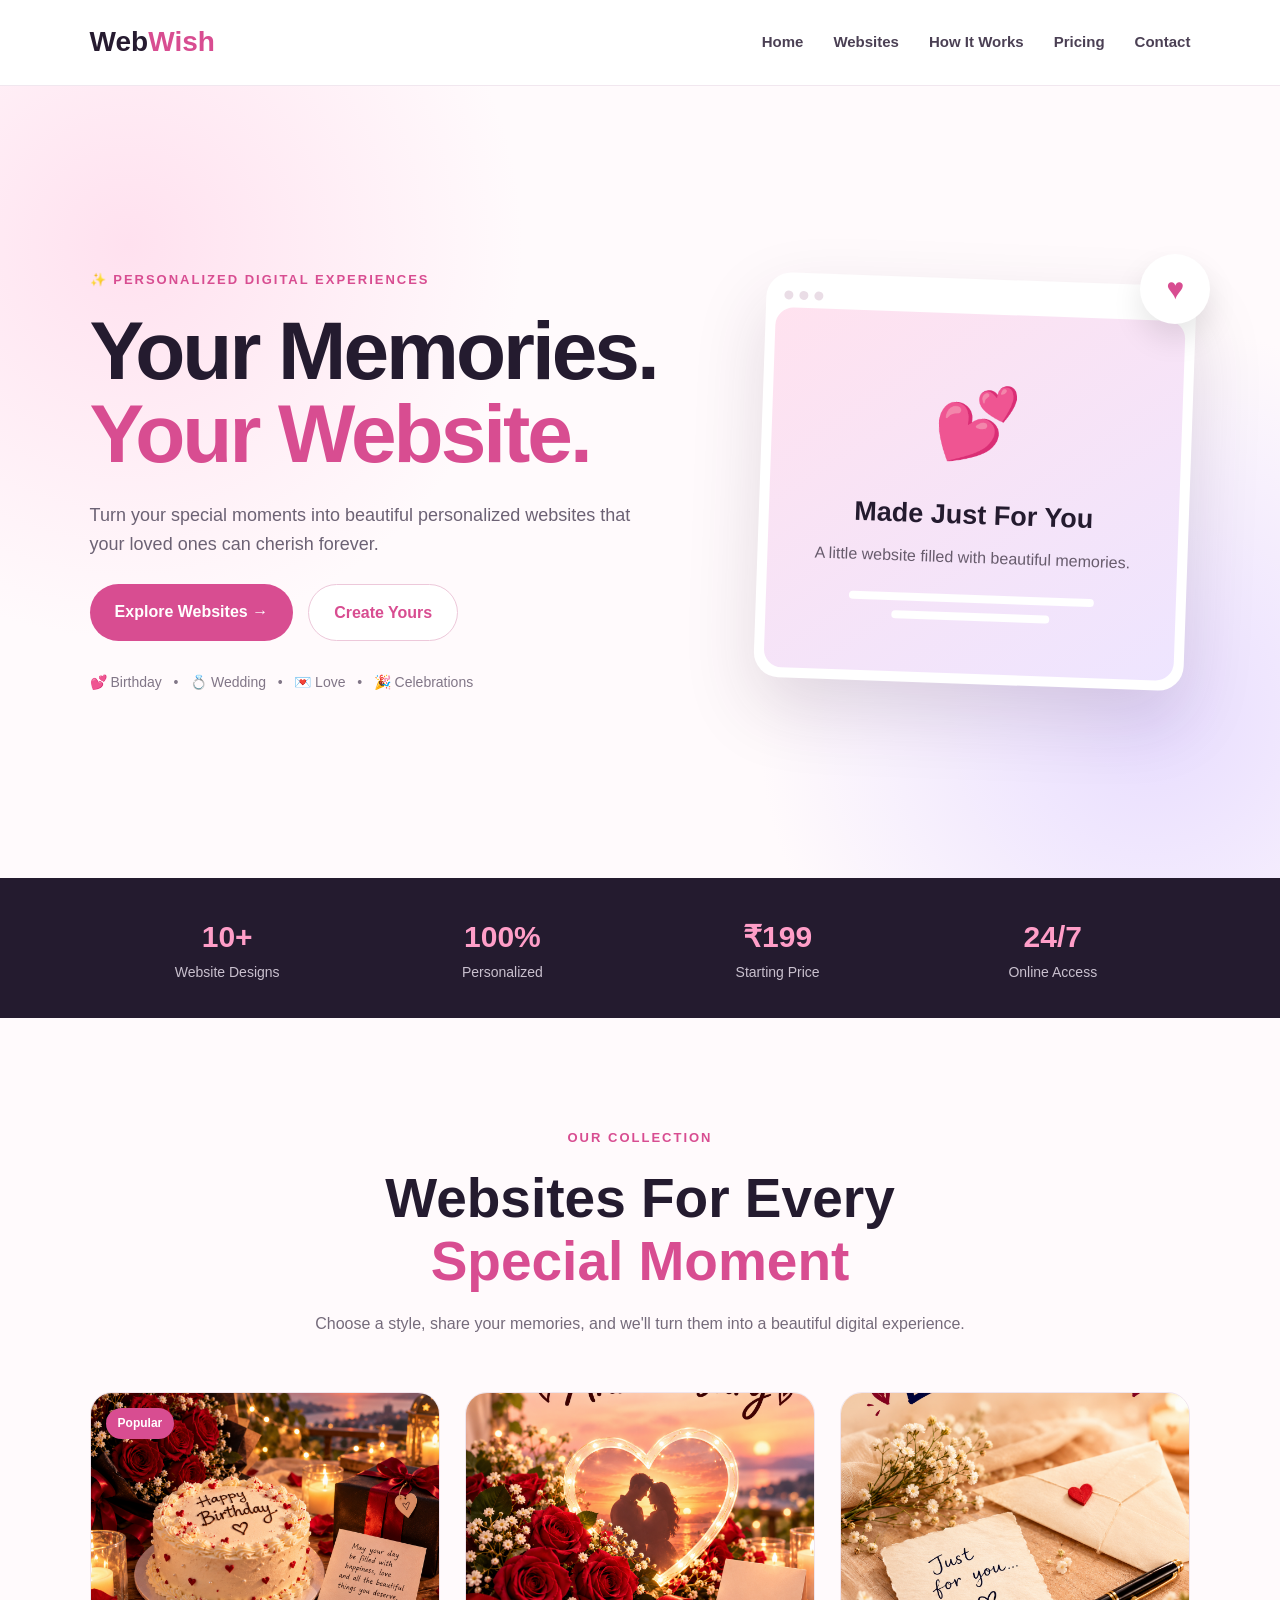
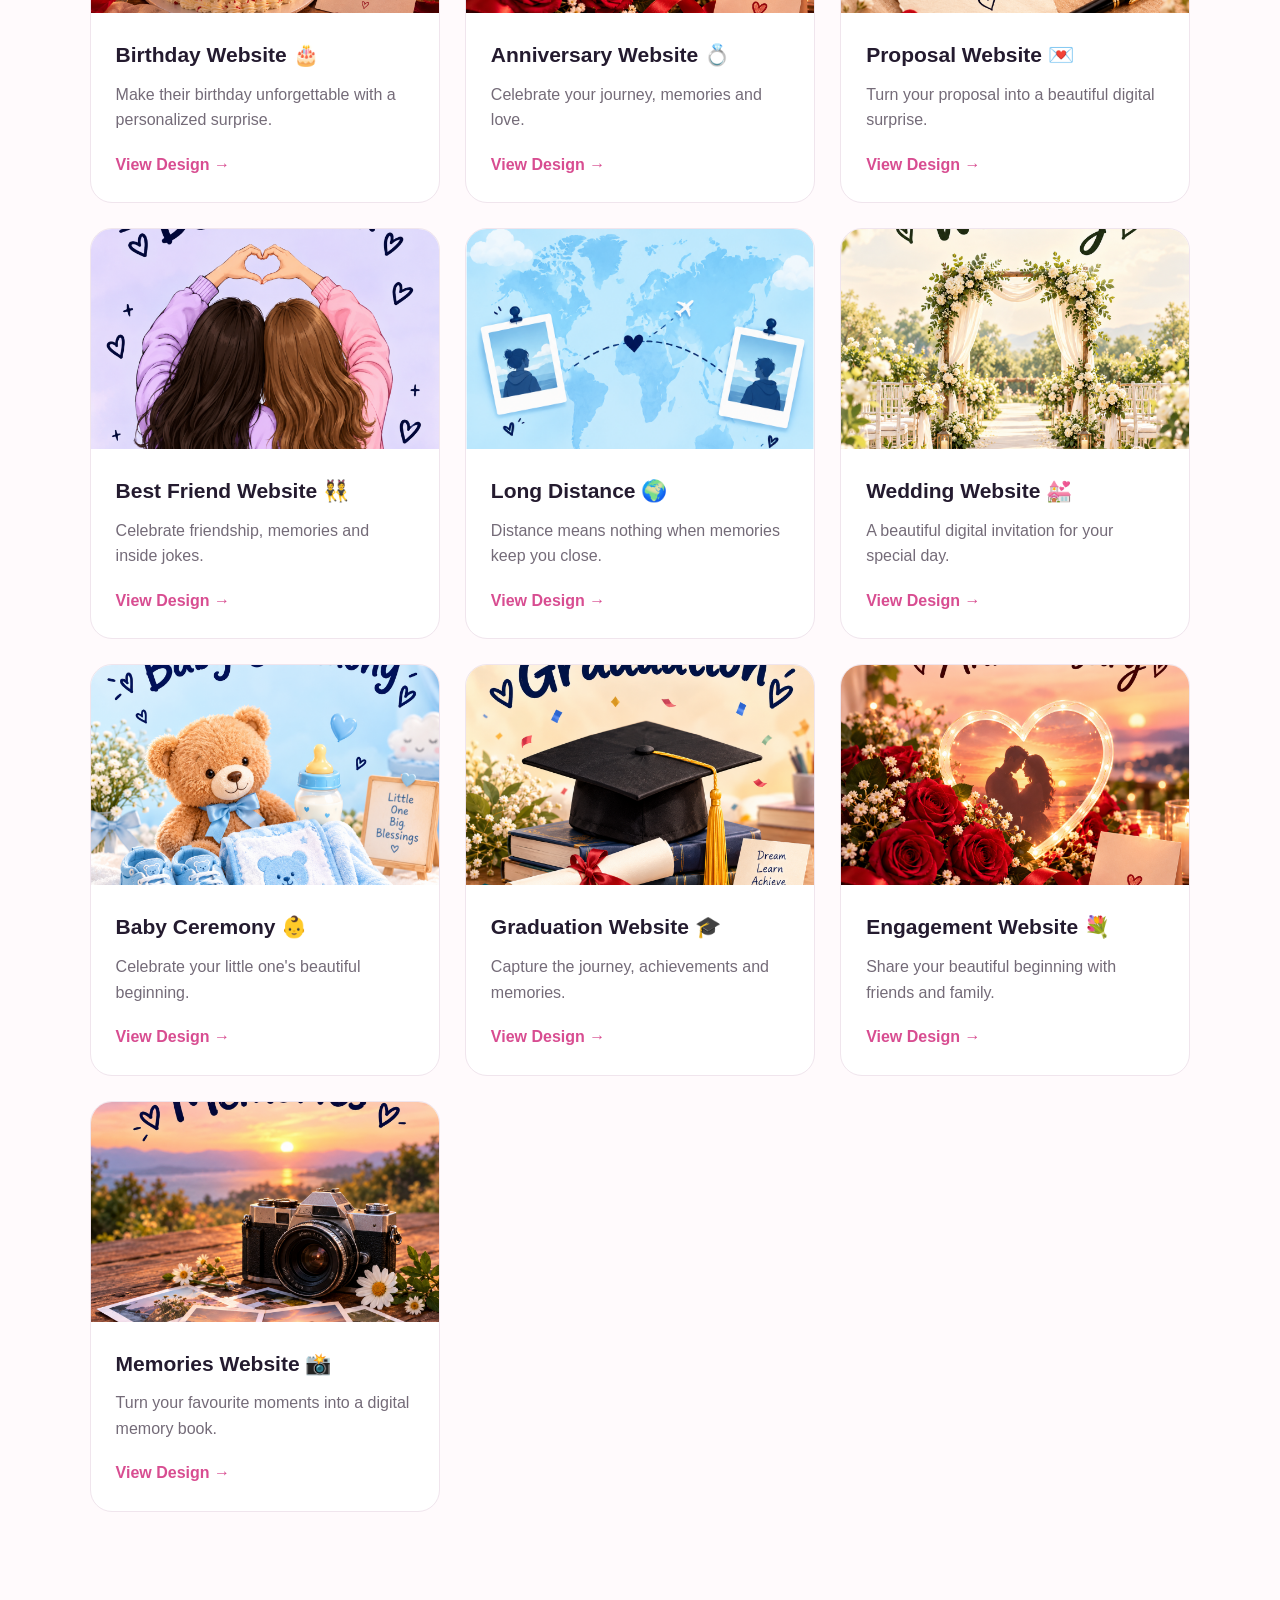
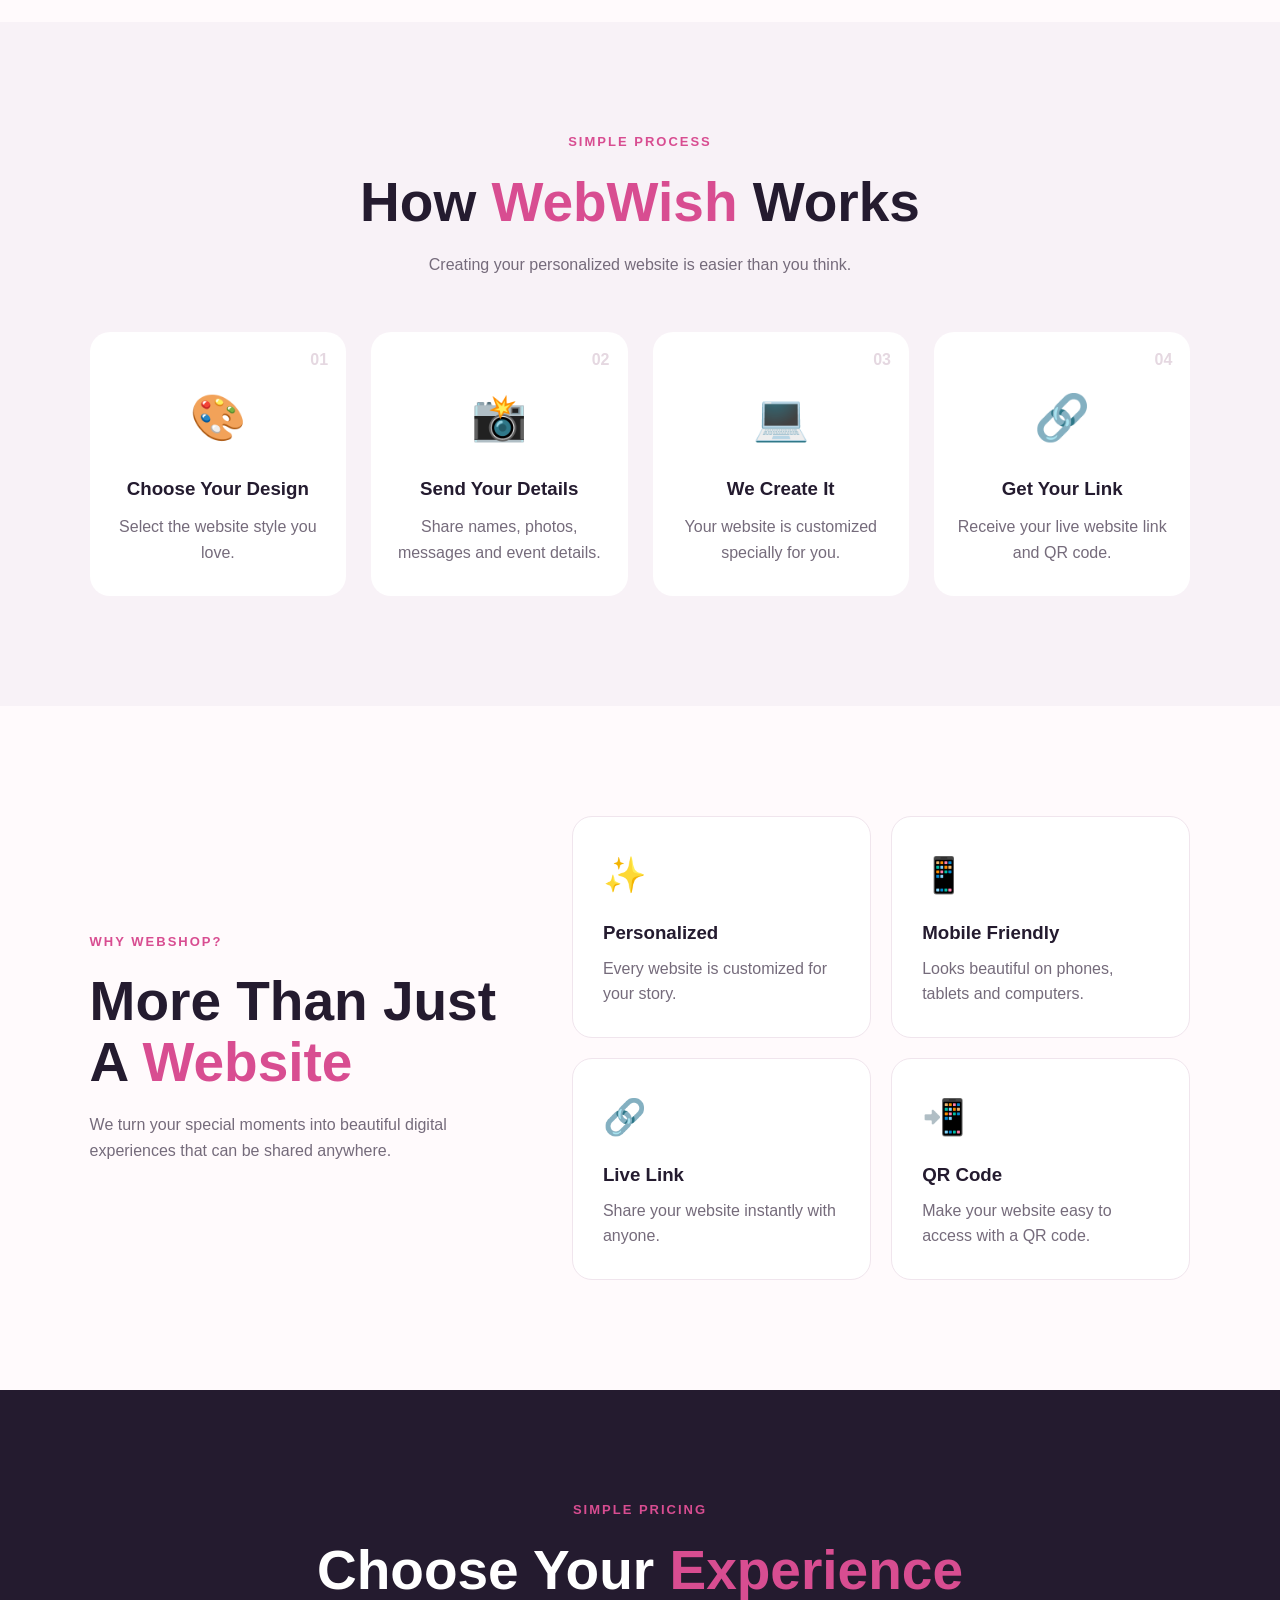
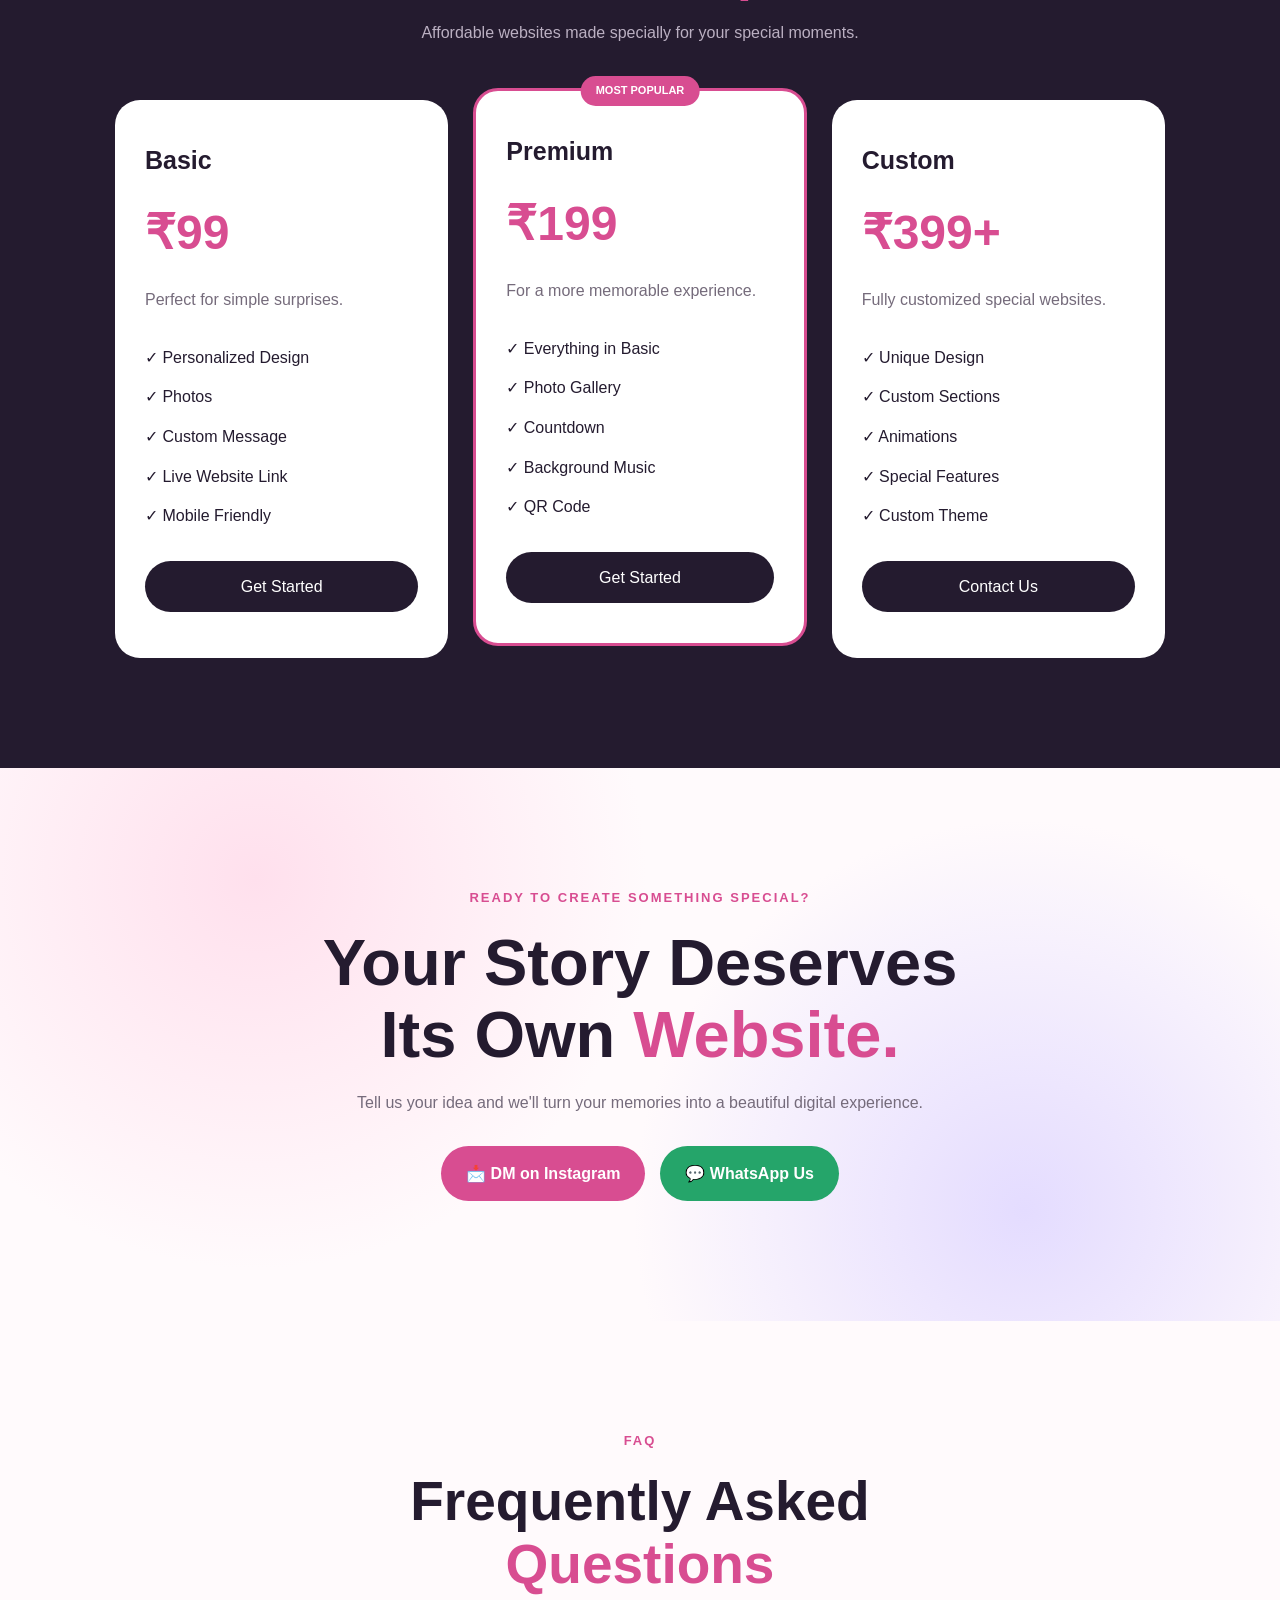
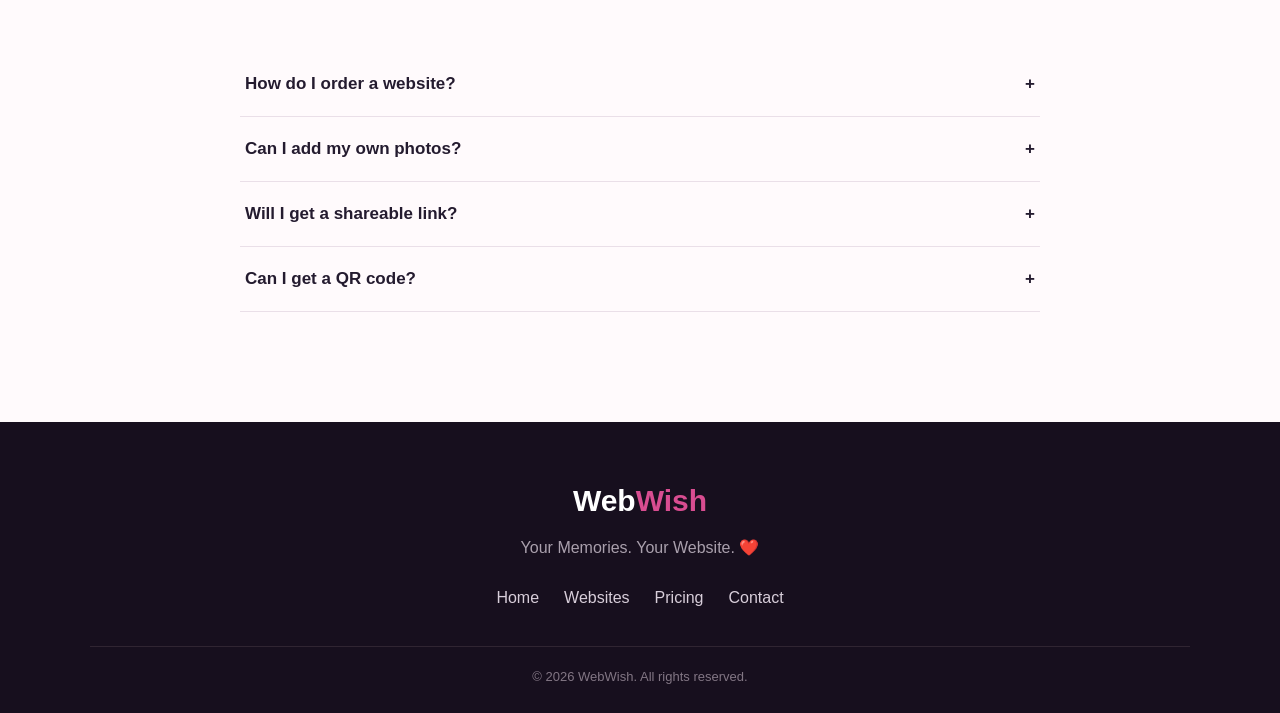
<file: index.html>
<!DOCTYPE html>
<html lang="en">

<head>

    <meta charset="UTF-8">

    <meta name="viewport" content="width=device-width, initial-scale=1.0">

    <meta
        name="description"
        content="WebWish - Personalized websites for your special moments."
    >

    <title>WebWish | Your Memories, Your Website</title>

    <link rel="stylesheet" href="style.css">

</head>


<body>


<!-- ================= NAVBAR ================= -->

<header class="navbar">

    <div class="logo">
        Web<span>Wish</span>
    </div>

    <nav id="navMenu">

        <a href="#home">Home</a>

        <a href="#websites">Websites</a>

        <a href="#how">How It Works</a>

        <a href="#pricing">Pricing</a>

        <a href="#contact">Contact</a>

    </nav>

    <button class="menu-btn" onclick="toggleMenu()">
        ☰
    </button>

</header>



<!-- ================= HERO ================= -->

<section class="hero" id="home">

    <div class="hero-content">

        <p class="tag">
            ✨ PERSONALIZED DIGITAL EXPERIENCES
        </p>

        <h1>
            Your Memories.<br>
            <span>Your Website.</span>
        </h1>

        <p class="hero-text">

            Turn your special moments into beautiful
            personalized websites that your loved ones
            can cherish forever.

        </p>

        <div class="hero-buttons">

            <a href="#websites" class="primary-btn">
                Explore Websites →
            </a>

            <a href="#contact" class="secondary-btn">
                Create Yours
            </a>

        </div>

        <div class="hero-note">

            💕 Birthday &nbsp; • &nbsp;
            💍 Wedding &nbsp; • &nbsp;
            💌 Love &nbsp; • &nbsp;
            🎉 Celebrations

        </div>

    </div>


    <div class="hero-card">

        <div class="floating-heart">♥</div>

        <div class="mini-browser">

            <div class="browser-top">

                <span></span>
                <span></span>
                <span></span>

            </div>

            <div class="browser-content">

                <div class="browser-icon">
                    💕
                </div>

                <h3>
                    Made Just For You
                </h3>

                <p>
                    A little website filled
                    with beautiful memories.
                </p>

                <div class="browser-line"></div>
                <div class="browser-line short"></div>

            </div>

        </div>

    </div>

</section>



<!-- ================= STATS ================= -->

<section class="stats">

    <div>
        <h2>10+</h2>
        <p>Website Designs</p>
    </div>

    <div>
        <h2>100%</h2>
        <p>Personalized</p>
    </div>

    <div>
        <h2>₹199</h2>
        <p>Starting Price</p>
    </div>

    <div>
        <h2>24/7</h2>
        <p>Online Access</p>
    </div>

</section>



<!-- ================= WEBSITES ================= -->

<section class="websites" id="websites">

    <div class="section-heading">

        <p class="tag">
            OUR COLLECTION
        </p>

        <h2>
            Websites For Every<br>
            <span>Special Moment</span>
        </h2>

        <p>
            Choose a style, share your memories,
            and we'll turn them into a beautiful
            digital experience.
        </p>

    </div>


    <div class="website-grid">


        <!-- Birthday -->

        <div class="website-card">

            <div class="card-image">

                <img
                    src="bday.png"
                    alt="Birthday Website"
                >

                <span>
                    Popular
                </span>

            </div>

            <div class="card-content">

                <h3>Birthday Website 🎂</h3>

                <p>
                    Make their birthday unforgettable
                    with a personalized surprise.
                </p>

                <a href="birthday/index.html">
                    View Design →
                </a>

            </div>

        </div>



        <!-- Anniversary -->

        <div class="website-card">

            <div class="card-image">

                <img
                    src="anniversary.png"
                    alt="Anniversary Website"
                >

            </div>

            <div class="card-content">

                <h3>Anniversary Website 💍</h3>

                <p>
                    Celebrate your journey,
                    memories and love.
                </p>

                <a href="aniversary/index.html">
                    View Design →
                </a>

            </div>

        </div>



        <!-- Proposal -->

        <div class="website-card">

            <div class="card-image">

                <img
                    src="proposal.png"
                    alt="Proposal Website"
                >

            </div>

            <div class="card-content">

                <h3>Proposal Website 💌</h3>

                <p>
                    Turn your proposal into
                    a beautiful digital surprise.
                </p>

                <a href="proposal/index.html">
                    View Design →
                </a>

            </div>

        </div>



        <!-- Friendship -->

        <div class="website-card">

            <div class="card-image">

                <img
                    src="friendship.png"
                    alt="Friendship Website"
                >

            </div>

            <div class="card-content">

                <h3>Best Friend Website 👯</h3>

                <p>
                    Celebrate friendship,
                    memories and inside jokes.
                </p>

                <a href="#">
                    View Design →
                </a>

            </div>

        </div>



        <!-- Long Distance -->

        <div class="website-card">

            <div class="card-image">

                <img
                    src="LDR.png"
                    alt="Long Distance Website"
                >

            </div>

            <div class="card-content">

                <h3>Long Distance 🌍</h3>

                <p>
                    Distance means nothing when
                    memories keep you close.
                </p>

                <a href="long distance/index.html">
                    View Design →
                </a>

            </div>

        </div>



        <!-- Wedding -->

        <div class="website-card">

            <div class="card-image">

                <img
                    src="wedding.png"
                    alt="Wedding Website"
                >

            </div>

            <div class="card-content">

                <h3>Wedding Website 💒</h3>

                <p>
                    A beautiful digital invitation
                    for your special day.
                </p>

                <a href="wedding/index.html">
                    View Design →
                </a>

            </div>

        </div>



        <!-- Baby -->

        <div class="website-card">

            <div class="card-image">

                <img
                    src="baby ceremony.png"
                    alt="Baby Ceremony Website"
                >

            </div>

            <div class="card-content">

                <h3>Baby Ceremony 👶</h3>

                <p>
                    Celebrate your little one's
                    beautiful beginning.
                </p>

                <a href="baby ceremony/index.html">
                    View Design →
                </a>

            </div>

        </div>



        <!-- Graduation -->

        <div class="website-card">

            <div class="card-image">

                <img
                    src="graduation.png"
                    alt="Graduation Website"
                >

            </div>

            <div class="card-content">

                <h3>Graduation Website 🎓</h3>

                <p>
                    Capture the journey,
                    achievements and memories.
                </p>

                <a href="#">
                    View Design →
                </a>

            </div>

        </div>



        <!-- Engagement -->

        <div class="website-card">

            <div class="card-image">

                <img
                    src="anniversary.png"
                    alt="Engagement Website"
                >

            </div>

            <div class="card-content">

                <h3>Engagement Website 💐</h3>

                <p>
                    Share your beautiful beginning
                    with friends and family.
                </p>

                <a href="engagement/index.html">
                    View Design →
                </a>

            </div>

        </div>



        <!-- Memories -->

        <div class="website-card">

            <div class="card-image">

                <img
                    src="memory.png"
                    alt="Memory Website"
                >

            </div>

            <div class="card-content">

                <h3>Memories Website 📸</h3>

                <p>
                    Turn your favourite moments
                    into a digital memory book.
                </p>

                <a href="#">
                    View Design →
                </a>

            </div>

        </div>


    </div>

</section>



<!-- ================= HOW IT WORKS ================= -->

<section class="how" id="how">

    <div class="section-heading">

        <p class="tag">
            SIMPLE PROCESS
        </p>

        <h2>
            How <span>WebWish</span> Works
        </h2>

        <p>
            Creating your personalized website
            is easier than you think.
        </p>

    </div>


    <div class="steps">


        <div class="step">

            <div class="step-number">
                01
            </div>

            <div class="step-icon">
                🎨
            </div>

            <h3>
                Choose Your Design
            </h3>

            <p>
                Select the website style
                you love.
            </p>

        </div>



        <div class="step">

            <div class="step-number">
                02
            </div>

            <div class="step-icon">
                📸
            </div>

            <h3>
                Send Your Details
            </h3>

            <p>
                Share names, photos,
                messages and event details.
            </p>

        </div>



        <div class="step">

            <div class="step-number">
                03
            </div>

            <div class="step-icon">
                💻
            </div>

            <h3>
                We Create It
            </h3>

            <p>
                Your website is customized
                specially for you.
            </p>

        </div>



        <div class="step">

            <div class="step-number">
                04
            </div>

            <div class="step-icon">
                🔗
            </div>

            <h3>
                Get Your Link
            </h3>

            <p>
                Receive your live website
                link and QR code.
            </p>

        </div>


    </div>

</section>



<!-- ================= FEATURES ================= -->

<section class="features">

    <div class="feature-text">

        <p class="tag">
            WHY WEBSHOP?
        </p>

        <h2>
            More Than Just<br>
            A <span>Website</span>
        </h2>

        <p>
            We turn your special moments into
            beautiful digital experiences that
            can be shared anywhere.
        </p>

    </div>


    <div class="feature-grid">

        <div class="feature">
            <div>✨</div>
            <h3>Personalized</h3>
            <p>
                Every website is customized
                for your story.
            </p>
        </div>

        <div class="feature">
            <div>📱</div>
            <h3>Mobile Friendly</h3>
            <p>
                Looks beautiful on phones,
                tablets and computers.
            </p>
        </div>

        <div class="feature">
            <div>🔗</div>
            <h3>Live Link</h3>
            <p>
                Share your website instantly
                with anyone.
            </p>
        </div>

        <div class="feature">
            <div>📲</div>
            <h3>QR Code</h3>
            <p>
                Make your website easy
                to access with a QR code.
            </p>
        </div>

    </div>

</section>



<!-- ================= PRICING ================= -->

<section class="pricing" id="pricing">

    <div class="section-heading">

        <p class="tag">
            SIMPLE PRICING
        </p>

        <h2>
            Choose Your <span>Experience</span>
        </h2>

        <p>
            Affordable websites made specially
            for your special moments.
        </p>

    </div>


    <div class="price-grid">


        <div class="price-card">

            <h3>Basic</h3>

            <div class="price">
                ₹99
            </div>

            <p>
                Perfect for simple surprises.
            </p>

            <ul>

                <li>✓ Personalized Design</li>

                <li>✓ Photos</li>

                <li>✓ Custom Message</li>

                <li>✓ Live Website Link</li>

                <li>✓ Mobile Friendly</li>

            </ul>

            <a href="#contact">
                Get Started
            </a>

        </div>



        <div class="price-card featured">

            <div class="popular">
                MOST POPULAR
            </div>

            <h3>Premium</h3>

            <div class="price">
                ₹199
            </div>

            <p>
                For a more memorable experience.
            </p>

            <ul>

                <li>✓ Everything in Basic</li>

                <li>✓ Photo Gallery</li>

                <li>✓ Countdown</li>

                <li>✓ Background Music</li>

                <li>✓ QR Code</li>

            </ul>

            <a href="#contact">
                Get Started
            </a>

        </div>



        <div class="price-card">

            <h3>Custom</h3>

            <div class="price">
                ₹399+
            </div>

            <p>
                Fully customized special websites.
            </p>

            <ul>

                <li>✓ Unique Design</li>

                <li>✓ Custom Sections</li>

                <li>✓ Animations</li>

                <li>✓ Special Features</li>

                <li>✓ Custom Theme</li>

            </ul>

            <a href="#contact">
                Contact Us
            </a>

        </div>


    </div>

</section>



<!-- ================= CTA ================= -->

<section class="cta" id="contact">

    <div class="cta-content">

        <p class="tag">
            READY TO CREATE SOMETHING SPECIAL?
        </p>

        <h2>
            Your Story Deserves<br>
            Its Own <span>Website.</span>
        </h2>

        <p>
            Tell us your idea and we'll turn
            your memories into a beautiful
            digital experience.
        </p>

        <div class="cta-buttons">

            <a
                href="https://www.instagram.com/web.wish.studio?utm_source=ig_web_button_share_sheet&stkn=ZDNlZDc0MzIxNw=="
                target="_blank"
                class="primary-btn"
            >
                📩 DM on Instagram
            </a>

            <a
                href="https://wa.me/917200253811"
                target="_blank"
                class="whatsapp-btn"
            >
                💬 WhatsApp Us
            </a>

        </div>

    </div>

</section>



<!-- ================= FAQ ================= -->

<section class="faq">

    <div class="section-heading">

        <p class="tag">
            FAQ
        </p>

        <h2>
            Frequently Asked <span>Questions</span>
        </h2>

    </div>


    <div class="faq-container">


        <div class="faq-item">

            <button onclick="toggleFAQ(0)">
                How do I order a website?
                <span>+</span>
            </button>

            <p>
                Choose your preferred design and
                contact us through Instagram or
                WhatsApp with your requirements.
            </p>

        </div>



        <div class="faq-item">

            <button onclick="toggleFAQ(1)">
                Can I add my own photos?
                <span>+</span>
            </button>

            <p>
                Yes! You can send your photos,
                names, messages and other details.
            </p>

        </div>



        <div class="faq-item">

            <button onclick="toggleFAQ(2)">
                Will I get a shareable link?
                <span>+</span>
            </button>

            <p>
                Yes. After your website is ready,
                you'll receive a live link that
                you can share with anyone.
            </p>

        </div>



        <div class="faq-item">

            <button onclick="toggleFAQ(3)">
                Can I get a QR code?
                <span>+</span>
            </button>

            <p>
                Yes. QR code can be provided
                with the website so your guests
                can scan and open it easily.
            </p>

        </div>


    </div>

</section>



<!-- ================= FOOTER ================= -->

<footer>

    <div class="footer-logo">
        Web<span>Wish</span>
    </div>

    <p>
        Your Memories. Your Website. ❤️
    </p>

    <div class="footer-links">

        <a href="#home">Home</a>

        <a href="#websites">Websites</a>

        <a href="#pricing">Pricing</a>

        <a href="#contact">Contact</a>

    </div>

    <div class="copyright">

        © 2026 WebWish. All rights reserved.

    </div>

</footer>


<script src="script.js"></script>

</body>

</html>
</file>
<file: style.css>
* {
    margin: 0;
    padding: 0;
    box-sizing: border-box;
}

html {
    scroll-behavior: smooth;
}

body {
    font-family: Arial, sans-serif;
    background: #fffafc;
    color: #241b2f;
    line-height: 1.6;
}


/* ================= NAVBAR ================= */

.navbar {
    width: 100%;
    padding: 20px 7%;
    display: flex;
    justify-content: space-between;
    align-items: center;
    background: rgba(255,255,255,0.92);
    position: sticky;
    top: 0;
    z-index: 1000;
    backdrop-filter: blur(12px);
    border-bottom: 1px solid #f1e7ef;
}

.logo {
    font-size: 28px;
    font-weight: bold;
    color: #261b30;
}

.logo span,
.footer-logo span {
    color: #d84d91;
}

.navbar nav {
    display: flex;
    gap: 30px;
}

.navbar nav a {
    text-decoration: none;
    color: #4b4054;
    font-size: 15px;
    font-weight: 600;
}

.navbar nav a:hover {
    color: #d84d91;
}

.menu-btn {
    display: none;
    border: none;
    background: none;
    font-size: 25px;
}


/* ================= HERO ================= */

.hero {
    min-height: 88vh;
    padding: 80px 7%;
    display: flex;
    align-items: center;
    justify-content: space-between;
    gap: 60px;
    background:
        radial-gradient(circle at 10% 20%, #ffe1ef 0, transparent 30%),
        radial-gradient(circle at 90% 80%, #e8ddff 0, transparent 30%),
        #fffafc;
}

.hero-content {
    max-width: 650px;
}

.tag {
    color: #d84d91;
    font-size: 13px;
    font-weight: bold;
    letter-spacing: 2px;
    margin-bottom: 18px;
}

.hero h1 {
    font-size: clamp(50px, 7vw, 82px);
    line-height: 1.02;
    letter-spacing: -3px;
}

.hero h1 span,
.section-heading span,
.feature-text span,
.cta span {
    color: #d84d91;
}

.hero-text {
    max-width: 580px;
    margin: 25px 0;
    color: #6c6274;
    font-size: 18px;
}

.hero-buttons {
    display: flex;
    gap: 15px;
    flex-wrap: wrap;
}

.primary-btn,
.secondary-btn,
.whatsapp-btn {
    display: inline-block;
    padding: 15px 25px;
    border-radius: 50px;
    text-decoration: none;
    font-weight: bold;
    transition: 0.3s;
}

.primary-btn {
    background: #d84d91;
    color: white;
}

.secondary-btn {
    background: white;
    color: #d84d91;
    border: 1px solid #edc8da;
}

.whatsapp-btn {
    background: #25a56a;
    color: white;
}

.primary-btn:hover,
.secondary-btn:hover,
.whatsapp-btn:hover {
    transform: translateY(-3px);
}

.hero-note {
    margin-top: 30px;
    color: #817687;
    font-size: 14px;
}


/* HERO CARD */

.hero-card {
    width: 430px;
    max-width: 100%;
    position: relative;
}

.mini-browser {
    background: white;
    border-radius: 25px;
    padding: 10px;
    box-shadow: 0 30px 70px rgba(70, 35, 65, 0.15);
    transform: rotate(2deg);
}

.browser-top {
    display: flex;
    gap: 6px;
    padding: 8px;
}

.browser-top span {
    width: 9px;
    height: 9px;
    border-radius: 50%;
    background: #eadde6;
}

.browser-content {
    min-height: 360px;
    border-radius: 18px;
    background: linear-gradient(145deg, #ffe2ef, #eee5ff);
    display: flex;
    flex-direction: column;
    justify-content: center;
    align-items: center;
    padding: 30px;
}

.browser-icon {
    font-size: 70px;
}

.browser-content h3 {
    margin: 15px 0 8px;
    font-size: 27px;
}

.browser-content p {
    text-align: center;
    color: #675b6c;
}

.browser-line {
    width: 70%;
    height: 8px;
    border-radius: 20px;
    background: white;
    margin-top: 25px;
}

.browser-line.short {
    width: 45%;
    margin-top: 10px;
}

.floating-heart {
    position: absolute;
    right: -20px;
    top: -25px;
    width: 70px;
    height: 70px;
    border-radius: 50%;
    background: white;
    display: grid;
    place-items: center;
    font-size: 30px;
    color: #d84d91;
    box-shadow: 0 15px 30px rgba(0,0,0,0.1);
    z-index: 2;
}


/* ================= STATS ================= */

.stats {
    display: grid;
    grid-template-columns: repeat(4, 1fr);
    padding: 35px 7%;
    background: #241b2f;
    color: white;
    text-align: center;
}

.stats h2 {
    color: #ff9ec8;
    font-size: 30px;
}

.stats p {
    color: #c9c0ce;
    font-size: 14px;
}


/* ================= COMMON ================= */

.websites,
.how,
.pricing,
.faq {
    padding: 110px 7%;
}

.section-heading {
    max-width: 700px;
    margin: 0 auto 55px;
    text-align: center;
}

.section-heading h2 {
    font-size: clamp(35px, 5vw, 55px);
    line-height: 1.15;
    margin-bottom: 18px;
}

.section-heading > p:last-child {
    color: #756b7b;
}


/* ================= WEBSITE CARDS ================= */

.website-grid {
    display: grid;
    grid-template-columns: repeat(3, 1fr);
    gap: 25px;
}

.website-card {
    background: white;
    border: 1px solid #f0e5ed;
    border-radius: 22px;
    overflow: hidden;
    transition: 0.3s;
}

.website-card:hover {
    transform: translateY(-8px);
    box-shadow: 0 20px 45px rgba(50,30,50,0.1);
}

.card-image {
    height: 220px;
    position: relative;
    overflow: hidden;
    background: #f4eaf1;
}

.card-image img {
    width: 100%;
    height: 100%;
    object-fit: cover;
}

.card-image span {
    position: absolute;
    top: 15px;
    left: 15px;
    padding: 6px 12px;
    border-radius: 20px;
    background: #d84d91;
    color: white;
    font-size: 12px;
    font-weight: bold;
}

.card-content {
    padding: 25px;
}

.card-content h3 {
    font-size: 21px;
    margin-bottom: 10px;
}

.card-content p {
    color: #746b78;
    min-height: 52px;
    margin-bottom: 18px;
}

.card-content a {
    color: #d84d91;
    text-decoration: none;
    font-weight: bold;
}


/* ================= HOW ================= */

.how {
    background: #f8f2f7;
}

.steps {
    display: grid;
    grid-template-columns: repeat(4, 1fr);
    gap: 25px;
}

.step {
    position: relative;
    text-align: center;
    padding: 30px 20px;
    background: white;
    border-radius: 20px;
}

.step-number {
    position: absolute;
    top: 15px;
    right: 18px;
    color: #e5d8e1;
    font-weight: bold;
}

.step-icon {
    font-size: 45px;
    margin: 20px 0;
}

.step h3 {
    margin-bottom: 10px;
}

.step p {
    color: #756b7b;
}


/* ================= FEATURES ================= */

.features {
    padding: 110px 7%;
    display: grid;
    grid-template-columns: 0.8fr 1.2fr;
    gap: 70px;
    align-items: center;
}

.feature-text h2 {
    font-size: 55px;
    line-height: 1.1;
    margin-bottom: 20px;
}

.feature-text > p:last-child {
    color: #756b7b;
    max-width: 480px;
}

.feature-grid {
    display: grid;
    grid-template-columns: repeat(2, 1fr);
    gap: 20px;
}

.feature {
    padding: 30px;
    background: #fff;
    border: 1px solid #f0e5ed;
    border-radius: 20px;
}

.feature div {
    font-size: 35px;
    margin-bottom: 15px;
}

.feature p {
    color: #756b7b;
    margin-top: 8px;
}


/* ================= PRICING ================= */

.pricing {
    background: #241b2f;
    color: white;
}

.pricing .section-heading > p:last-child {
    color: #bbb0c2;
}

.price-grid {
    display: grid;
    grid-template-columns: repeat(3, 1fr);
    gap: 25px;
    max-width: 1050px;
    margin: auto;
}

.price-card {
    position: relative;
    background: white;
    color: #241b2f;
    padding: 40px 30px;
    border-radius: 25px;
}

.price-card.featured {
    transform: translateY(-12px);
    border: 3px solid #d84d91;
}

.popular {
    position: absolute;
    top: -15px;
    left: 50%;
    transform: translateX(-50%);
    background: #d84d91;
    color: white;
    padding: 6px 15px;
    border-radius: 20px;
    font-size: 11px;
    font-weight: bold;
}

.price-card h3 {
    font-size: 25px;
}

.price {
    font-size: 48px;
    font-weight: bold;
    color: #d84d91;
    margin: 15px 0;
}

.price-card > p {
    color: #756b7b;
}

.price-card ul {
    list-style: none;
    margin: 25px 0;
}

.price-card li {
    padding: 7px 0;
}

.price-card > a {
    display: block;
    text-align: center;
    background: #241b2f;
    color: white;
    text-decoration: none;
    padding: 13px;
    border-radius: 30px;
}


/* ================= CTA ================= */

.cta {
    padding: 120px 7%;
    text-align: center;
    background:
        radial-gradient(circle at 20% 20%, #ffe0ed, transparent 35%),
        radial-gradient(circle at 80% 80%, #e4dcff, transparent 35%),
        #fffafc;
}

.cta-content {
    max-width: 750px;
    margin: auto;
}

.cta h2 {
    font-size: clamp(40px, 6vw, 65px);
    line-height: 1.1;
    margin-bottom: 20px;
}

.cta-content > p:not(.tag) {
    color: #756b7b;
    margin-bottom: 30px;
}

.cta-buttons {
    display: flex;
    justify-content: center;
    gap: 15px;
    flex-wrap: wrap;
}


/* ================= FAQ ================= */

.faq-container {
    max-width: 800px;
    margin: auto;
}

.faq-item {
    border-bottom: 1px solid #eadfe8;
}

.faq-item button {
    width: 100%;
    padding: 22px 5px;
    border: none;
    background: none;
    display: flex;
    justify-content: space-between;
    font-size: 17px;
    font-weight: bold;
    text-align: left;
    cursor: pointer;
    color: #241b2f;
}

.faq-item p {
    display: none;
    padding: 0 5px 22px;
    color: #756b7b;
}

.faq-item.active p {
    display: block;
}


/* ================= FOOTER ================= */

footer {
    padding: 55px 7% 25px;
    background: #170f1e;
    color: white;
    text-align: center;
}

.footer-logo {
    font-size: 30px;
    font-weight: bold;
}

footer > p {
    color: #aaa0ad;
    margin: 10px 0 25px;
}

.footer-links {
    display: flex;
    justify-content: center;
    gap: 25px;
    margin-bottom: 35px;
}

.footer-links a {
    color: #d8ceda;
    text-decoration: none;
}

.copyright {
    padding-top: 20px;
    border-top: 1px solid #302532;
    color: #827684;
    font-size: 13px;
}


/* ================= MOBILE ================= */

@media (max-width: 900px) {

    .hero {
        flex-direction: column;
        text-align: center;
    }

    .hero-text {
        margin-left: auto;
        margin-right: auto;
    }

    .hero-buttons {
        justify-content: center;
    }

    .website-grid {
        grid-template-columns: repeat(2, 1fr);
    }

    .steps {
        grid-template-columns: repeat(2, 1fr);
    }

    .features {
        grid-template-columns: 1fr;
    }

    .price-grid {
        grid-template-columns: 1fr;
        max-width: 450px;
    }

    .price-card.featured {
        transform: none;
    }

}


@media (max-width: 650px) {

    .navbar {
        padding: 18px 5%;
    }

    .navbar nav {
        display: none;
        position: absolute;
        top: 70px;
        left: 0;
        width: 100%;
        padding: 25px;
        background: white;
        flex-direction: column;
        text-align: center;
        box-shadow: 0 10px 20px rgba(0,0,0,0.08);
    }

    .navbar nav.show {
        display: flex;
    }

    .menu-btn {
        display: block;
    }

    .hero {
        padding: 70px 5%;
    }

    .hero h1 {
        letter-spacing: -2px;
    }

    .stats {
        grid-template-columns: repeat(2, 1fr);
        gap: 25px;
    }

    .websites,
    .how,
    .pricing,
    .faq,
    .features {
        padding: 80px 5%;
    }

    .website-grid,
    .steps,
    .feature-grid {
        grid-template-columns: 1fr;
    }

    .hero-card {
        width: 330px;
    }

    .browser-content {
        min-height: 300px;
    }

    .feature-text h2 {
        font-size: 42px;
    }

}
</file>
